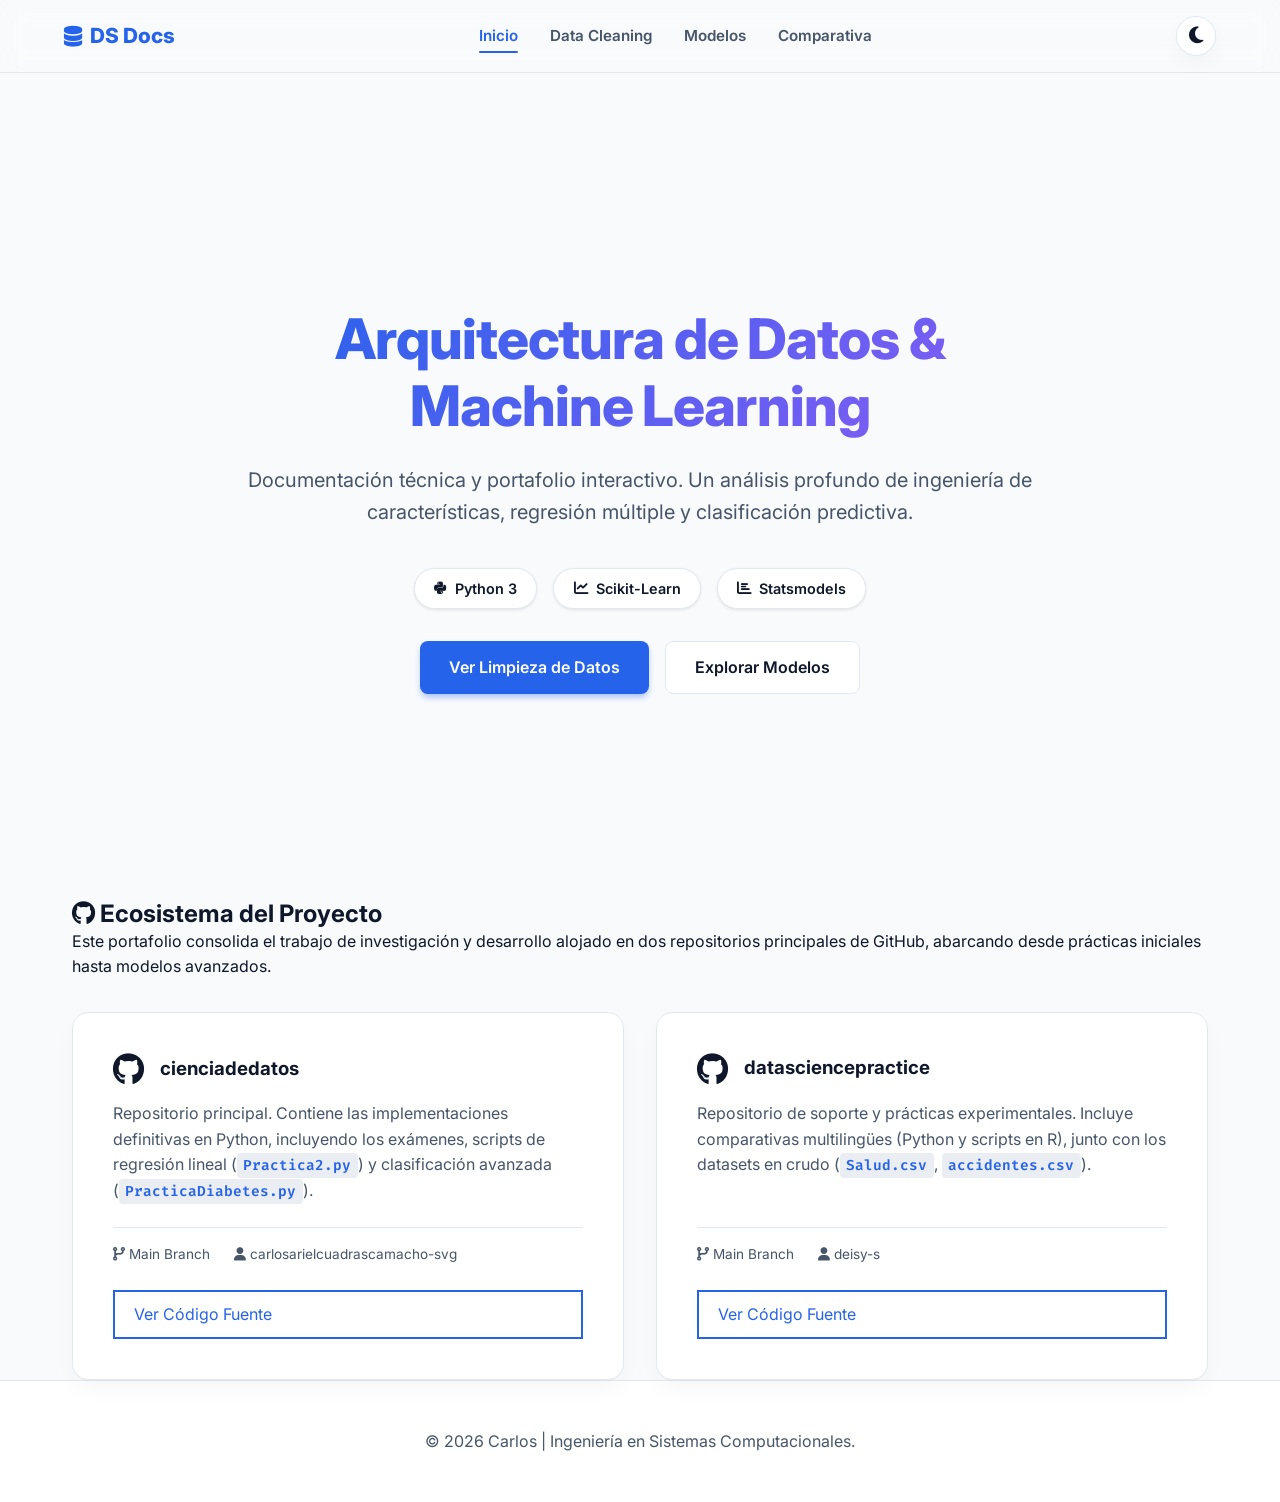
<file: index.html>
<!DOCTYPE html>
<html lang="es">
<head>
    <meta charset="UTF-8">
    <meta name="viewport" content="width=device-width, initial-scale=1.0">
    <title>Arquitectura de Datos | Portafolio Profesional</title>
    
    <link href="https://fonts.googleapis.com/css2?family=Inter:wght@300;400;600;800&family=Fira+Code:wght@400;600&display=swap" rel="stylesheet">
    
    <link rel="stylesheet" href="https://cdnjs.cloudflare.com/ajax/libs/font-awesome/6.4.0/css/all.min.css">
    <link href="https://unpkg.com/aos@2.3.1/dist/aos.css" rel="stylesheet">
    
    <link rel="stylesheet" href="css/main.css">
</head>
<body data-theme="light">

    <nav class="navbar">
        <div class="logo"><i class="fas fa-database"></i> DS Docs</div>
        <div class="nav-links">
            <a href="index.html" class="active">Inicio</a>
            <a href="limpieza.html">Data Cleaning</a>
            <a href="modelos.html">Modelos</a>
            <a href="comparativa.html">Comparativa</a>
        </div>
        <button class="theme-toggle" id="themeToggle" aria-label="Cambiar tema">
            <i class="fas fa-moon" id="themeIcon"></i>
        </button>
    </nav>

    <section class="hero container" id="home">
        <div data-aos="fade-up" class="hero-content">
            <h1>Arquitectura de Datos & Machine Learning</h1>
            <p>Documentación técnica y portafolio interactivo. Un análisis profundo de ingeniería de características, regresión múltiple y clasificación predictiva.</p>
            
            <div class="badge-container">
                <span class="badge"><i class="fab fa-python"></i> Python 3</span>
                <span class="badge"><i class="fas fa-chart-line"></i> Scikit-Learn</span>
                <span class="badge"><i class="fas fa-chart-bar"></i> Statsmodels</span>
            </div>
            
            <div class="hero-buttons">
                <a href="limpieza.html" class="btn btn-primary">Ver Limpieza de Datos</a>
                <a href="modelos.html" class="btn btn-secondary">Explorar Modelos</a>
            </div>
        </div>
    </section>

    <section class="container" id="repositorios">
        <div data-aos="fade-right">
            <h2><i class="fab fa-github"></i> Ecosistema del Proyecto</h2>
            <p>Este portafolio consolida el trabajo de investigación y desarrollo alojado en dos repositorios principales de GitHub, abarcando desde prácticas iniciales hasta modelos avanzados.</p>
        </div>

        <div class="grid-2" style="margin-top: 2rem;">
            <div class="card repo-card" data-aos="zoom-in">
                <div class="repo-header">
                    <i class="fab fa-github repo-icon"></i>
                    <h3>cienciadedatos</h3>
                </div>
                <p class="repo-desc">Repositorio principal. Contiene las implementaciones definitivas en Python, incluyendo los exámenes, scripts de regresión lineal (<code>Practica2.py</code>) y clasificación avanzada (<code>PracticaDiabetes.py</code>).</p>
                <div class="repo-meta">
                    <span><i class="fas fa-code-branch"></i> Main Branch</span>
                    <span><i class="fas fa-user"></i> carlosarielcuadrascamacho-svg</span>
                </div>
                <a href="https://github.com/carlosarielcuadrascamacho-svg/cienciadedatos" target="_blank" class="btn-outline">Ver Código Fuente</a>
            </div>

            <div class="card repo-card" data-aos="zoom-in" data-aos-delay="100">
                <div class="repo-header">
                    <i class="fab fa-github repo-icon"></i>
                    <h3>datasciencepractice</h3>
                </div>
                <p class="repo-desc">Repositorio de soporte y prácticas experimentales. Incluye comparativas multilingües (Python y scripts en R), junto con los datasets en crudo (<code>Salud.csv</code>, <code>accidentes.csv</code>).</p>
                <div class="repo-meta">
                    <span><i class="fas fa-code-branch"></i> Main Branch</span>
                    <span><i class="fas fa-user"></i> deisy-s</span>
                </div>
                <a href="https://github.com/deisy-s/datasciencepractice" target="_blank" class="btn-outline">Ver Código Fuente</a>
            </div>
        </div>
    </section>

    <footer>
        <div class="container text-center">
            <p>© 2026 Carlos | Ingeniería en Sistemas Computacionales.</p>
        </div>
    </footer>

    <script src="https://unpkg.com/aos@2.3.1/dist/aos.js"></script>
    <script src="js/main.js"></script>
</body>
</html>
</file>
<file: css/main.css>
/* ==========================================================================
   SISTEMA DE DISEÑO - PORTAFOLIO DE CIENCIA DE DATOS
   Archivo: css/main.css
   ========================================================================== */

/* --- 1. VARIABLES (MODO CLARO) --- */
:root {
  --bg-color: #f8fafc;
  --surface-color: #ffffff;
  --text-primary: #0f172a;
  --text-secondary: #475569;
  --accent-color: #2563eb;
  --accent-hover: #1d4ed8;
  --border-color: #e2e8f0;
  --card-shadow:
    0 10px 25px -5px rgba(0, 0, 0, 0.05), 0 8px 10px -6px rgba(0, 0, 0, 0.01);
  --card-shadow-hover:
    0 20px 25px -5px rgba(0, 0, 0, 0.1), 0 10px 10px -5px rgba(0, 0, 0, 0.04);
  --code-bg: #1e293b;
  --success-bg: rgba(16, 185, 129, 0.1);
  --success-text: #10b981;
  --error-bg: rgba(239, 68, 68, 0.1);
  --error-text: #ef4444;
  --transition-speed: 0.3s;
}

/* --- 2. VARIABLES (MODO OSCURO) --- */
[data-theme="dark"] {
  --bg-color: #0b1120;
  --surface-color: #1e293b;
  --text-primary: #f8fafc;
  --text-secondary: #94a3b8;
  --accent-color: #3b82f6;
  --accent-hover: #60a5fa;
  --border-color: #334155;
  --card-shadow: 0 10px 25px -5px rgba(0, 0, 0, 0.5);
  --card-shadow-hover: 0 20px 25px -5px rgba(0, 0, 0, 0.7);
  --code-bg: #0f172a;
}

/* --- 3. RESET Y BASE --- */
* {
  margin: 0;
  padding: 0;
  box-sizing: border-box;
  /* Transición suave para todos los elementos al cambiar de tema */
  transition:
    background-color var(--transition-speed) ease,
    color var(--transition-speed) ease,
    border-color var(--transition-speed) ease;
}

body {
  font-family:
    "Inter",
    system-ui,
    -apple-system,
    sans-serif;
  background-color: var(--bg-color);
  color: var(--text-primary);
  line-height: 1.6;
  overflow-x: hidden;
  -webkit-font-smoothing: antialiased;
}

h1,
h2,
h3,
h4 {
  color: var(--text-primary);
  line-height: 1.2;
}

a {
  text-decoration: none;
  color: inherit;
}

/* --- 4. LAYOUT --- */
.container {
  max-width: 1200px;
  margin: 0 auto;
  padding: 0 2rem;
}

section {
  padding: 6rem 0;
}

.grid-2 {
  display: grid;
  grid-template-columns: repeat(2, 1fr);
  gap: 2rem;
}

.text-center {
  text-align: center;
}

/* --- 5. NAVEGACIÓN (NAVBAR) --- */
.navbar {
  position: fixed;
  top: 0;
  width: 100%;
  background-color: rgba(var(--surface-color), 0.85);
  backdrop-filter: blur(12px);
  -webkit-backdrop-filter: blur(12px);
  z-index: 1000;
  padding: 1rem 5%;
  display: flex;
  justify-content: space-between;
  align-items: center;
  border-bottom: 1px solid var(--border-color);
}

.navbar .logo {
  font-weight: 800;
  font-size: 1.3rem;
  color: var(--accent-color);
  display: flex;
  align-items: center;
  gap: 0.5rem;
}

.nav-links {
  display: flex;
  gap: 2rem;
}

.nav-links a {
  font-weight: 600;
  font-size: 0.95rem;
  color: var(--text-secondary);
  transition: color var(--transition-speed) ease;
  position: relative;
}

.nav-links a:hover,
.nav-links a.active {
  color: var(--accent-color);
}

.nav-links a.active::after {
  content: "";
  position: absolute;
  bottom: -5px;
  left: 0;
  width: 100%;
  height: 2px;
  background-color: var(--accent-color);
  border-radius: 2px;
}

.theme-toggle {
  background: var(--surface-color);
  border: 1px solid var(--border-color);
  color: var(--text-primary);
  width: 40px;
  height: 40px;
  border-radius: 50%;
  display: flex;
  justify-content: center;
  align-items: center;
  cursor: pointer;
  font-size: 1.2rem;
  box-shadow: var(--card-shadow);
}

.theme-toggle:hover {
  color: var(--accent-color);
  border-color: var(--accent-color);
}

/* --- 6. HERO SECTION --- */
.hero {
  min-height: 100vh;
  display: flex;
  flex-direction: column;
  justify-content: center;
  padding-top: 100px;
}

.hero-content {
  max-width: 800px;
  margin: 0 auto;
  text-align: center;
}

.hero h1 {
  font-size: 3.5rem;
  font-weight: 800;
  margin-bottom: 1.5rem;
  letter-spacing: -0.02em;
  background: linear-gradient(135deg, var(--accent-color), #8b5cf6);
  -webkit-background-clip: text;
  -webkit-text-fill-color: transparent;
}

.hero p {
  font-size: 1.25rem;
  color: var(--text-secondary);
  margin-bottom: 2.5rem;
}

/* --- 7. BOTONES Y ETIQUETAS --- */
.btn {
  display: inline-flex;
  align-items: center;
  justify-content: center;
  gap: 0.5rem;
  padding: 0.8rem 1.8rem;
  border-radius: 8px;
  font-weight: 600;
  font-size: 1rem;
  cursor: pointer;
  transition: all var(--transition-speed) ease;
  border: none;
}

.btn-primary {
  background-color: var(--accent-color);
  color: #ffffff !important;
  box-shadow: 0 4px 6px -1px rgba(37, 99, 235, 0.4);
}

.btn-primary:hover {
  background-color: var(--accent-hover);
  transform: translateY(-2px);
  box-shadow: 0 10px 15px -3px rgba(37, 99, 235, 0.5);
}

.btn-secondary {
  background-color: var(--surface-color);
  color: var(--text-primary);
  border: 1px solid var(--border-color);
}

.btn-secondary:hover {
  border-color: var(--text-secondary);
  transform: translateY(-2px);
}

.btn-outline {
  background: transparent;
  border: 2px solid var(--accent-color);
  color: var(--accent-color);
  padding: 0.6rem 1.2rem;
}

.btn-outline:hover {
  background: var(--accent-color);
  color: #ffffff;
}

.hero-buttons {
  display: flex;
  justify-content: center;
  gap: 1rem;
  margin-top: 2rem;
}

.badge-container {
  display: flex;
  justify-content: center;
  gap: 1rem;
  flex-wrap: wrap;
}

.badge {
  background-color: var(--surface-color);
  border: 1px solid var(--border-color);
  color: var(--text-primary);
  padding: 0.5rem 1.2rem;
  border-radius: 50px;
  font-size: 0.9rem;
  font-weight: 600;
  display: flex;
  align-items: center;
  gap: 0.5rem;
  box-shadow: 0 1px 3px rgba(0, 0, 0, 0.1);
}

/* --- 8. TARJETAS (CARDS) --- */
.card {
  background-color: var(--surface-color);
  border-radius: 16px;
  padding: 2.5rem;
  box-shadow: var(--card-shadow);
  border: 1px solid var(--border-color);
  transition:
    transform var(--transition-speed) ease,
    box-shadow var(--transition-speed) ease;
}

.card:hover {
  transform: translateY(-5px);
  box-shadow: var(--card-shadow-hover);
}

/* Tarjetas específicas de GitHub */
.repo-card {
  display: flex;
  flex-direction: column;
  justify-content: space-between;
  height: 100%;
}

.repo-header {
  display: flex;
  align-items: center;
  gap: 1rem;
  margin-bottom: 1rem;
}

.repo-icon {
  font-size: 2rem;
  color: var(--text-primary);
}

.repo-desc {
  color: var(--text-secondary);
  margin-bottom: 1.5rem;
  flex-grow: 1;
}

.repo-meta {
  display: flex;
  gap: 1.5rem;
  font-size: 0.85rem;
  color: var(--text-secondary);
  margin-bottom: 1.5rem;
  border-top: 1px solid var(--border-color);
  padding-top: 1rem;
}

/* --- 9. CÓDIGO Y PREFORMATO --- */
pre {
  background-color: var(--code-bg) !important;
  border-radius: 12px;
  padding: 1.5rem !important;
  overflow-x: auto;
  border: 1px solid #334155;
  position: relative;
  margin: 1.5rem 0;
}

code {
  font-family: "Fira Code", "Courier New", Courier, monospace !important;
  font-size: 0.9rem;
}

/* Código en línea (inline) */
p code,
li code {
  background-color: rgba(148, 163, 184, 0.2);
  padding: 0.2rem 0.4rem;
  border-radius: 4px;
  color: var(--accent-color);
  font-weight: 600;
}

.copy-btn {
  position: absolute;
  top: 12px;
  right: 12px;
  background: rgba(255, 255, 255, 0.1);
  border: 1px solid rgba(255, 255, 255, 0.2);
  color: #e2e8f0;
  padding: 6px 12px;
  border-radius: 6px;
  cursor: pointer;
  font-size: 0.8rem;
}

.copy-btn:hover {
  background: var(--accent-color);
  color: #ffffff;
  border-color: var(--accent-color);
}

/* --- 10. LIMPIEZA DE DATOS (VISUALES) --- */
.data-diff {
  display: flex;
  align-items: center;
  flex-wrap: wrap;
  gap: 1rem;
  margin: 1rem 0;
  font-family: "Fira Code", monospace;
  font-size: 0.95rem;
  padding: 1rem;
  background: rgba(var(--surface-color), 0.5);
  border: 1px dashed var(--border-color);
  border-radius: 8px;
}

.data-bad {
  color: var(--error-text);
  text-decoration: line-through;
  background: var(--error-bg);
  padding: 0.3rem 0.6rem;
  border-radius: 4px;
}

.data-arrow {
  color: var(--text-secondary);
}

.data-good {
  color: var(--success-text);
  background: var(--success-bg);
  padding: 0.3rem 0.6rem;
  border-radius: 4px;
  font-weight: 600;
}

/* --- 11. FOOTER --- */
footer {
  padding: 3rem 0;
  border-top: 1px solid var(--border-color);
  background-color: var(--surface-color);
  color: var(--text-secondary);
}

/* --- 12. RESPONSIVE DESIGN --- */
@media (max-width: 768px) {
  .grid-2 {
    grid-template-columns: 1fr;
  }

  .hero h1 {
    font-size: 2.5rem;
  }

  .nav-links {
    display: none; /* Aquí luego agregaremos menú hamburguesa en JS si lo deseas */
  }

  .hero-buttons {
    flex-direction: column;
  }

  .data-diff {
    flex-direction: column;
    align-items: flex-start;
    gap: 0.5rem;
  }
}
</file>
